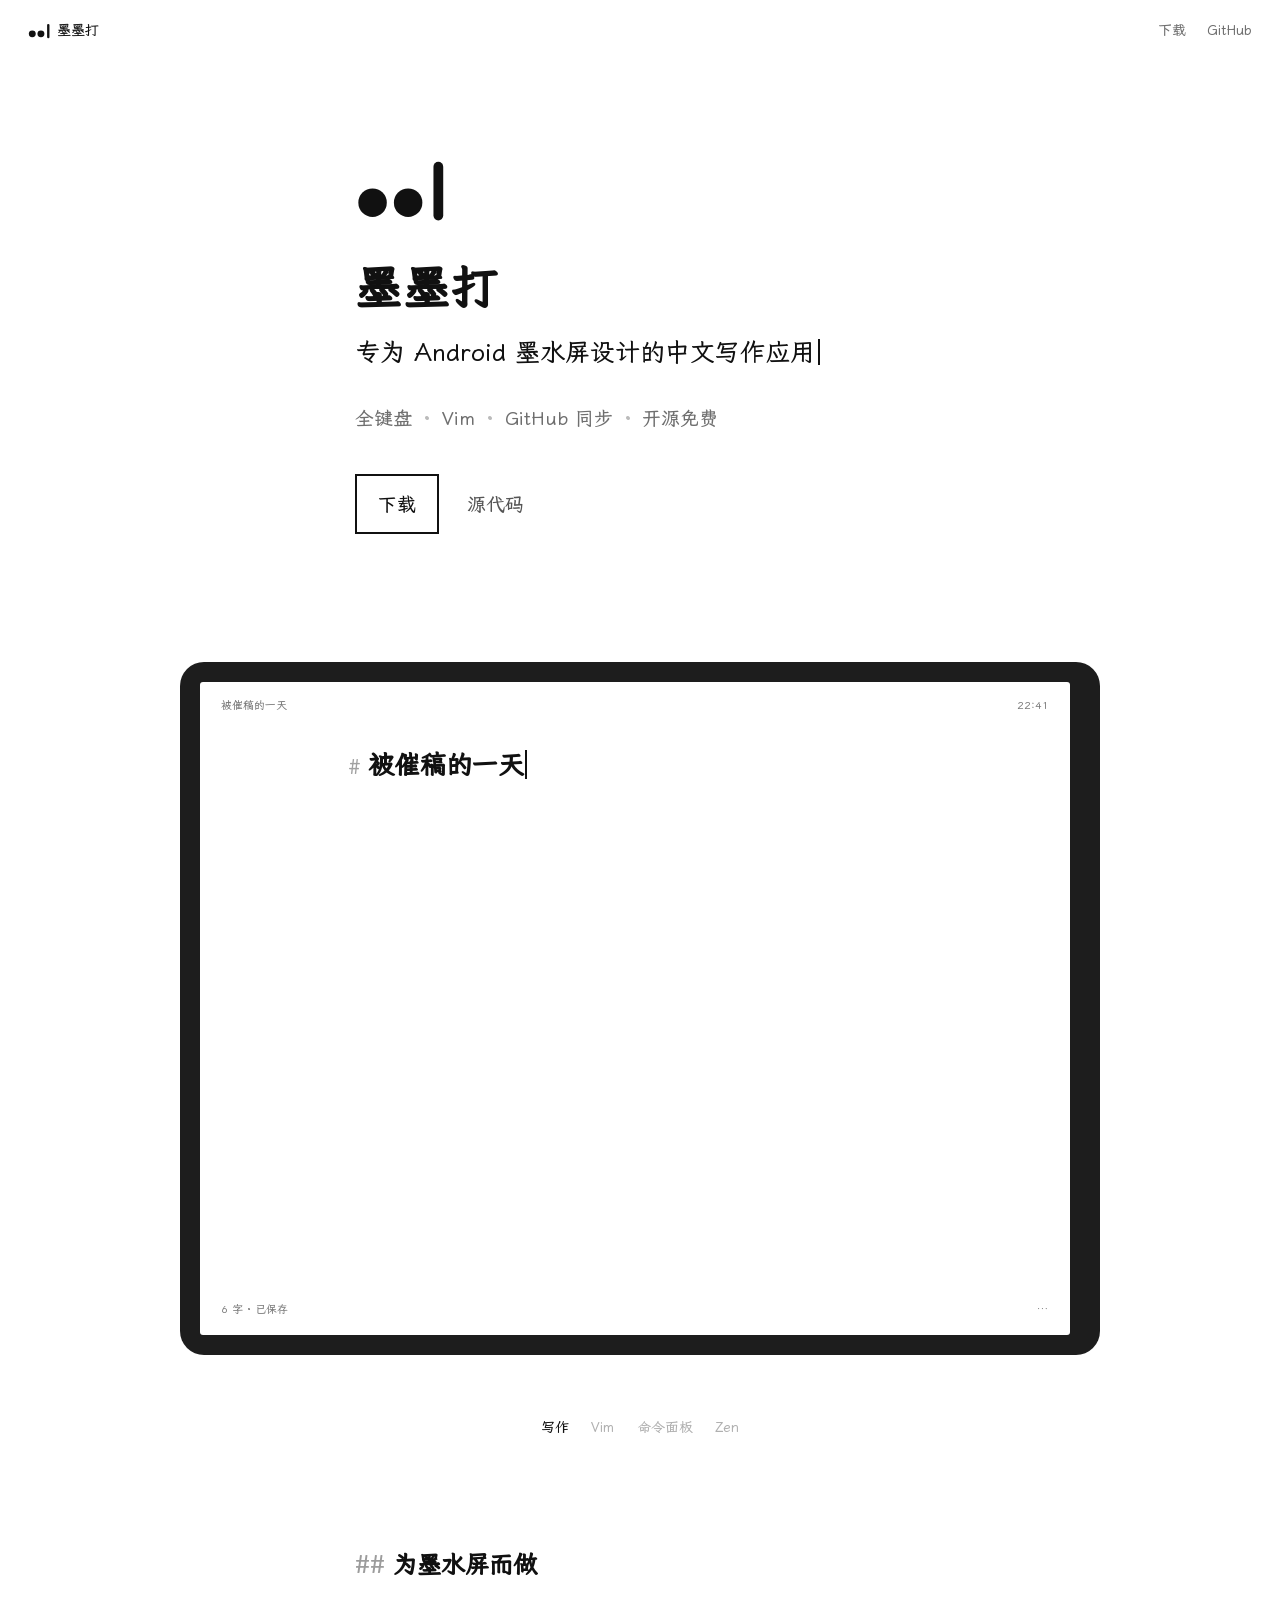
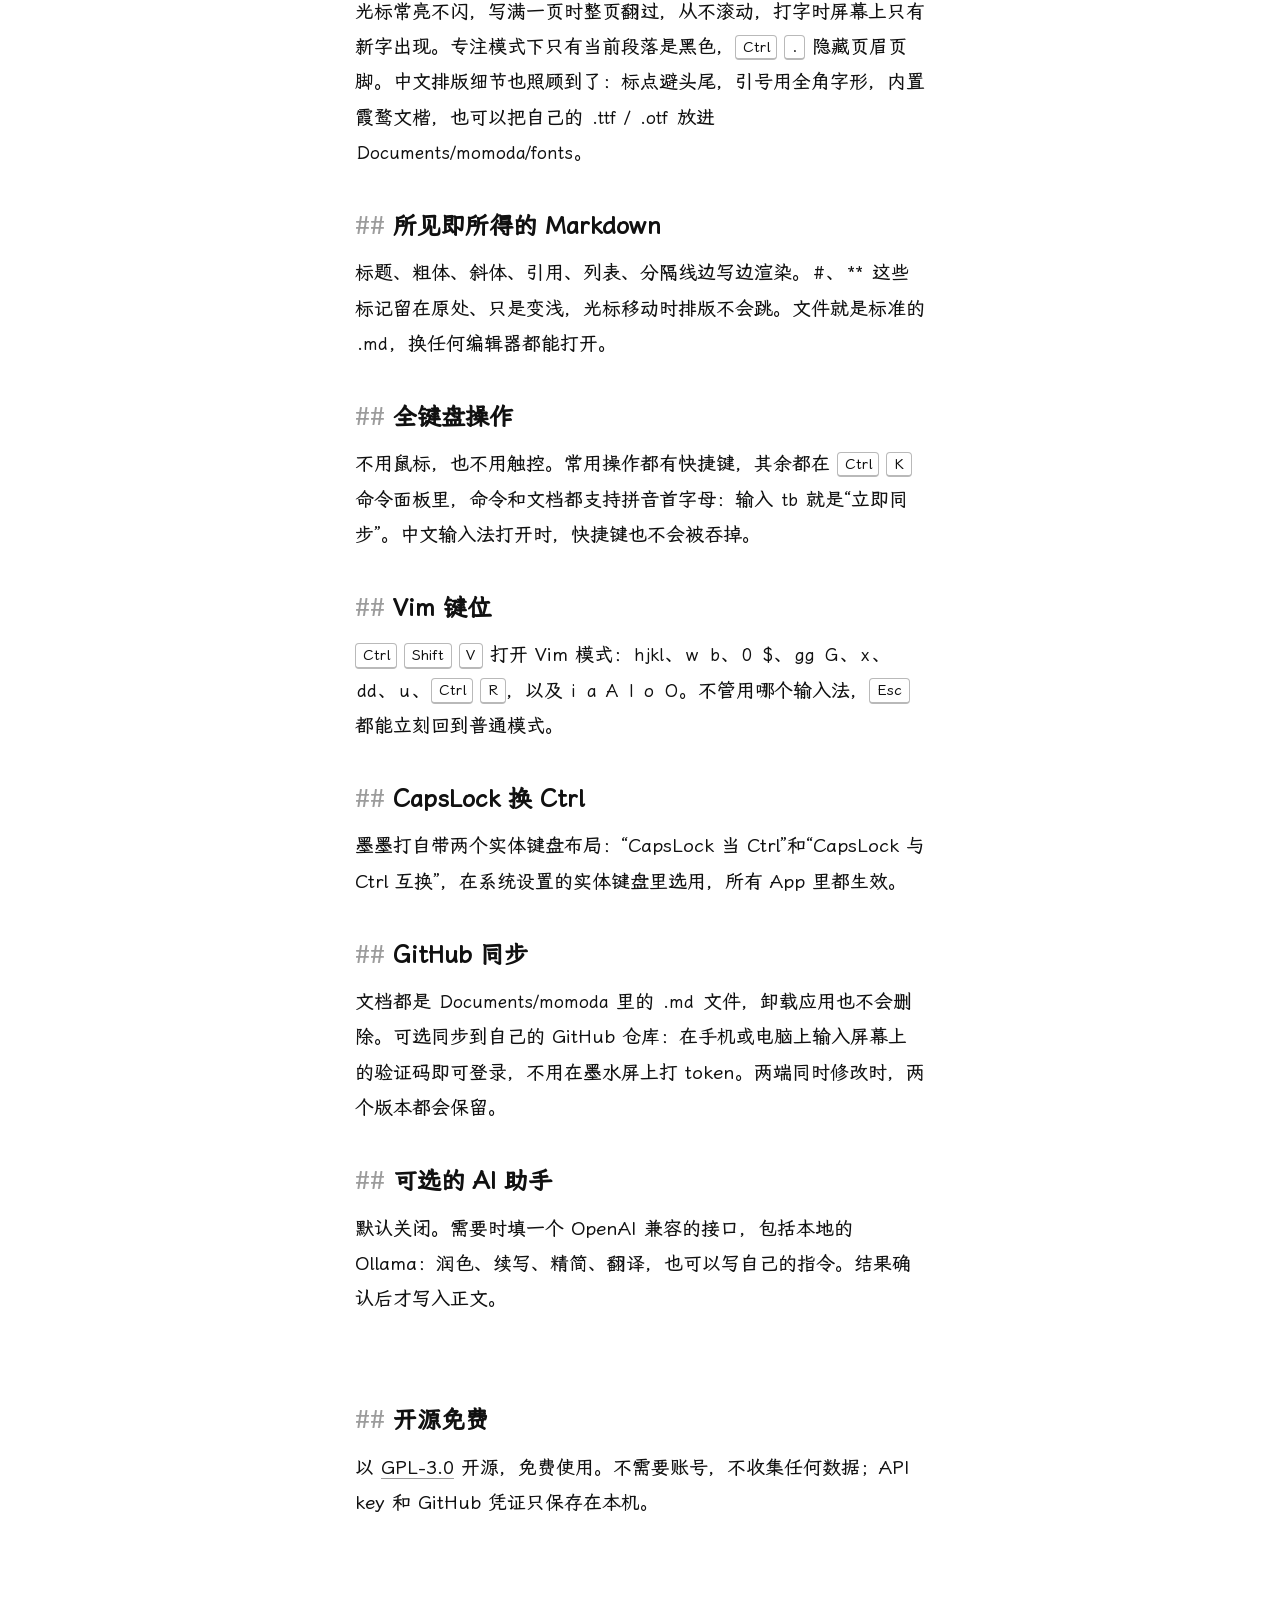
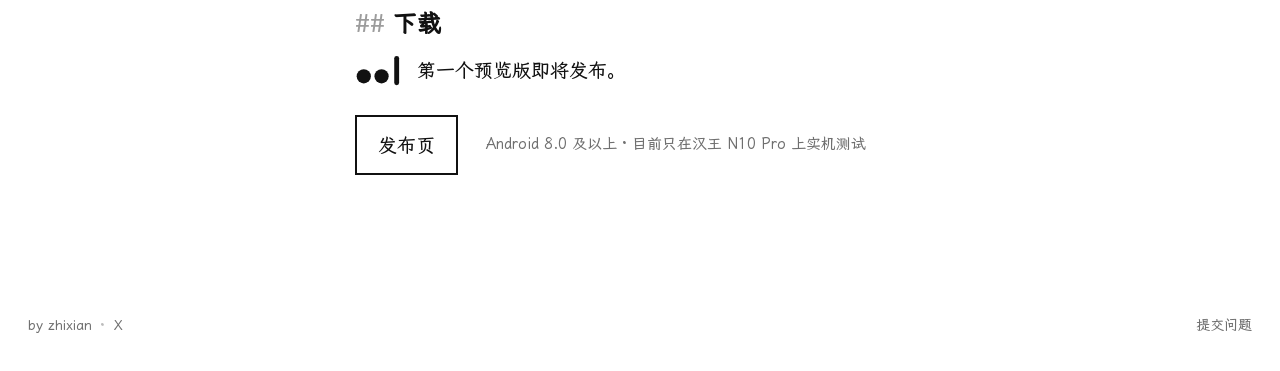
<file: index.html>
<!doctype html>
<html lang="zh-CN">
<head>
<meta charset="utf-8">
<meta name="viewport" content="width=device-width, initial-scale=1">
<title>墨墨打 · 墨水屏中文写作应用</title>
<meta name="description" content="墨墨打（momoda）专为 Android 墨水屏设计的中文写作应用。所见即所得的 Markdown、全键盘操作、Vim 键位、GitHub 同步，开源免费。">
<meta name="theme-color" content="#ffffff">
<meta name="color-scheme" content="light">
<meta property="og:title" content="墨墨打 · 墨水屏中文写作应用">
<meta property="og:description" content="专为 Android 墨水屏设计的中文写作应用。所见即所得的 Markdown、全键盘操作、Vim 键位、GitHub 同步，开源免费。">
<meta property="og:image" content="https://momoda.zhixian.io/og.png?v=3955b84c">
<meta property="og:image:width" content="1200">
<meta property="og:image:height" content="630">
<meta property="og:image:alt" content="墨墨打：专为 Android 墨水屏设计的中文写作应用">
<meta name="twitter:card" content="summary_large_image">
<meta name="twitter:image" content="https://momoda.zhixian.io/og.png?v=3955b84c">
<meta property="og:url" content="https://momoda.zhixian.io/">
<meta property="og:type" content="website">
<link rel="icon" href="favicon.svg" type="image/svg+xml">
<link rel="apple-touch-icon" href="apple-touch-icon.png">
<link rel="preload" href="fonts/wenkai-screen-subset.woff2?v=2fa6c5ca" as="font" type="font/woff2" crossorigin>
<link rel="stylesheet" href="style.css?v=7a76d136">
<script src="site.js?v=ef0b71b2" defer></script>
</head>
<body>

<header class="running">
  <a href="./" class="brand">
    <svg class="mark" viewBox="31 37 46 33" aria-hidden="true"><circle cx="39.78" cy="59.33" r="7.11"/><circle cx="57.56" cy="59.33" r="7.11"/><rect x="70.23" y="38.89" width="4.88" height="29.33" rx="2.44"/></svg>
    墨墨打
  </a>
  <nav><a href="#download">下载</a><a href="https://github.com/zhixianio/momoda">GitHub</a></nav>
</header>

<main>

<section class="hero">
  <!-- 两个墨点是眼睛，会眨；那道竖线是光标，从来不闪 -->
  <svg class="mark mark-large blinker" viewBox="31 37 46 33" role="img" aria-label="墨墨打的图标：两个墨点和一道光标"><g class="eyes"><circle cx="39.78" cy="59.33" r="7.11"/><circle cx="57.56" cy="59.33" r="7.11"/></g><rect x="70.23" y="38.89" width="4.88" height="29.33" rx="2.44"/></svg>
  <h1>墨墨打</h1>
  <p class="tagline">专为 Android 墨水屏设计的中文写作应用<span class="cursor" aria-hidden="true"></span></p>
  <p class="lede meta">全键盘<span class="sep">·</span>Vim<span class="sep">·</span>GitHub 同步<span class="sep">·</span>开源免费</p>
  <p class="actions">
    <a class="button" href="#download">下载</a>
    <a class="quiet" href="https://github.com/zhixianio/momoda">源代码</a>
  </p>
</section>

<figure class="device" aria-label="打字演示：在墨墨打里写一篇短文">
  <div class="bezel">
    <div class="screen" id="demo">
      <div class="app-head"><span class="doc-title">被催稿的一天</span><span>22:41</span></div>
      <div class="page"><div class="text"></div></div>
      <div class="app-foot"><span class="status"><span class="count">0 字 · 已保存</span><span class="sync"></span></span><span class="more">⋯</span></div>
    </div>
  </div>
  <div class="keys" aria-hidden="true"></div>
  <div class="acts"><button type="button">写作</button><button type="button">Vim</button><button type="button">命令面板</button><button type="button">Zen</button></div>
</figure>

<section class="core">
  <div>
    <h2><span class="mk">## </span>为墨水屏而做</h2>
    <p>光标常亮不闪，写满一页时整页翻过，从不滚动，打字时屏幕上只有新字出现。专注模式下只有当前段落是黑色，<kbd>Ctrl</kbd> <kbd>.</kbd> 隐藏页眉页脚。中文排版细节也照顾到了：标点避头尾，引号用全角字形，内置霞鹜文楷，也可以把自己的 <code>.ttf</code> / <code>.otf</code> 放进 <code>Documents/momoda/fonts</code>。</p>
  </div>
  <div>
    <h2><span class="mk">## </span>所见即所得的 Markdown</h2>
    <p>标题、粗体、斜体、引用、列表、分隔线边写边渲染。<code>#</code>、<code>**</code> 这些标记留在原处、只是变浅，光标移动时排版不会跳。文件就是标准的 <code>.md</code>，换任何编辑器都能打开。</p>
  </div>
  <div>
    <h2><span class="mk">## </span>全键盘操作</h2>
    <p>不用鼠标，也不用触控。常用操作都有快捷键，其余都在 <kbd>Ctrl</kbd> <kbd>K</kbd> 命令面板里，命令和文档都支持拼音首字母：输入 <code>tb</code> 就是“立即同步”。中文输入法打开时，快捷键也不会被吞掉。</p>
  </div>
  <div>
    <h2><span class="mk">## </span>Vim 键位</h2>
    <p><kbd>Ctrl</kbd> <kbd>Shift</kbd> <kbd>V</kbd> 打开 Vim 模式：<code>hjkl</code>、<code>w</code> <code>b</code>、<code>0</code> <code>$</code>、<code>gg</code> <code>G</code>、<code>x</code>、<code>dd</code>、<code>u</code>、<kbd>Ctrl</kbd> <kbd>R</kbd>，以及 <code>i</code> <code>a</code> <code>A</code> <code>I</code> <code>o</code> <code>O</code>。不管用哪个输入法，<kbd>Esc</kbd> 都能立刻回到普通模式。</p>
  </div>
  <div>
    <h2><span class="mk">## </span>CapsLock 换 Ctrl</h2>
    <p>墨墨打自带两个实体键盘布局：“CapsLock 当 Ctrl”和“CapsLock 与 Ctrl 互换”，在系统设置的实体键盘里选用，所有 App 里都生效。</p>
  </div>
  <div>
    <h2><span class="mk">## </span>GitHub 同步</h2>
    <p>文档都是 <code>Documents/momoda</code> 里的 <code>.md</code> 文件，卸载应用也不会删除。可选同步到自己的 GitHub 仓库：在手机或电脑上输入屏幕上的验证码即可登录，不用在墨水屏上打 token。两端同时修改时，两个版本都会保留。</p>
  </div>
  <div>
    <h2><span class="mk">## </span>可选的 AI 助手</h2>
    <p>默认关闭。需要时填一个 OpenAI 兼容的接口，包括本地的 Ollama：润色、续写、精简、翻译，也可以写自己的指令。结果确认后才写入正文。</p>
  </div>
</section>

<section class="privacy">
  <h2><span class="mk">## </span>开源免费</h2>
  <p>以 <a href="https://github.com/zhixianio/momoda/blob/main/LICENSE">GPL-3.0</a> 开源，免费使用。不需要账号，不收集任何数据；API key 和 GitHub 凭证只保存在本机。</p>
</section>

<section id="download" class="download">
  <h2><span class="mk">## </span>下载</h2>
  <div class="waiting">
    <svg class="mark blinker" viewBox="31 37 46 33" aria-hidden="true"><g class="eyes"><circle cx="39.78" cy="59.33" r="7.11"/><circle cx="57.56" cy="59.33" r="7.11"/></g><rect x="70.23" y="38.89" width="4.88" height="29.33" rx="2.44"/></svg>
    <p id="release-note">第一个预览版即将发布。</p>
  </div>
  <p class="actions">
    <a class="button" id="release-link" href="https://github.com/zhixianio/momoda/releases">发布页</a>
    <span class="note">Android 8.0 及以上 · 目前只在汉王 N10 Pro 上实机测试</span>
  </p>
</section>

</main>

<footer class="running">
  <span>by <a href="https://zhixian.io">zhixian</a><span class="sep">·</span><a href="https://x.com/zhixianio">X</a></span>
  <a href="https://github.com/zhixianio/momoda/issues/new">提交问题</a>
</footer>

<!-- Cloudflare Web Analytics（不用 Cookie，只统计访问量和来源） --><script type='module' src='https://static.cloudflareinsights.com/beacon.min.js' data-cf-beacon='{"token": "a6e9fe651e2b4d55afb298fc85b240fc"}'></script>
</body>
</html>
</file>
<file: style.css>
/* 墨墨打官网：和 App 一样，白底黑字、不做动画、标记淡显、版心每行约 30 字 */

@font-face {
  font-family: "WenKai Screen";
  src: url("fonts/wenkai-screen-subset.woff2?v=2fa6c5ca") format("woff2");
  font-display: swap;
}

:root {
  --ink: #111111;
  --dim: #9c9c9c;      /* App 里淡显的灰 */
  --rule: #e4e4e4;
  --paper: #ffffff;
  --measure: 30em;     /* App 默认版心：每行 30 字 */
  color-scheme: light;
}

* { box-sizing: border-box; }

html {
  background: var(--paper);
  -webkit-text-size-adjust: 100%;
  text-size-adjust: 100%;
}

body {
  margin: 0;
  background: var(--paper);
  color: var(--ink);
  font-family: "WenKai Screen", "LXGW WenKai Screen", "LXGW WenKai", "Kaiti SC", "STKaiti", "KaiTi", serif;
  font-size: 19px;
  line-height: 1.85;
  font-feature-settings: "kern";
  -webkit-font-smoothing: antialiased;
}

a { color: inherit; text-decoration: underline; text-decoration-color: var(--dim); text-underline-offset: .22em; text-decoration-thickness: 1px; }
a:hover { text-decoration-color: var(--ink); }
:focus-visible { outline: 2px solid var(--ink); outline-offset: 3px; }

/* 页眉页脚：和 App 一样是浅灰小字 */
.running {
  display: flex;
  justify-content: space-between;
  align-items: center;
  gap: 1em;
  padding: 18px 28px;
  font-size: 14px;
  color: #6f6f6f;
}
.running a { text-decoration: none; }
.running a:hover { color: var(--ink); }
.running nav { display: flex; gap: 1.5em; }
.brand { display: inline-flex; align-items: center; gap: .5em; color: var(--ink); }
.mark { width: 1.6em; height: auto; fill: currentColor; }
footer.running { margin-top: 120px; padding-bottom: 32px; flex-wrap: wrap; }
.running .sep { margin: 0 .6em; color: #bbb; }

main { padding: 0 16px; }
main > section { max-width: var(--measure); margin-left: auto; margin-right: auto; }

/* 开场 */
.hero { padding: 96px 0 40px; }
.mark-large { width: 92px; display: block; margin-bottom: 36px; color: var(--ink); }
h1 { font-size: 46px; line-height: 1.25; margin: 0 0 .35em; font-weight: 700; letter-spacing: .04em; }
.tagline { font-size: 25px; line-height: 1.6; margin: 0 0 1.1em; }
.cursor { display: inline-block; width: 2px; height: 1.05em; background: var(--ink); vertical-align: -.15em; margin-left: .12em; }
.lede { margin: 0 0 2em; }
.meta { color: #6f6f6f; }
.meta .sep { margin: 0 .6em; color: #bbb; }

.actions { display: flex; flex-wrap: wrap; align-items: center; gap: 14px 28px; margin: 0; }
.button {
  display: inline-flex; align-items: baseline; gap: .7em;
  padding: .55em 1.1em;
  border: 2px solid var(--ink);
  text-decoration: none;
  background: var(--paper);
}
.button:hover { background: var(--ink); color: var(--paper); }
.button:hover .soon { color: #c8c8c8; }
.soon { font-size: .78em; color: var(--dim); }
.quiet { text-decoration: none; color: #555; }
.quiet:hover { color: var(--ink); }

/* 打字演示：横屏的墨水屏阅读器（N10 Pro 是 4:3） */
.device { max-width: 920px; margin: 40px auto 104px; }
.bezel { background: #1d1d1d; padding: 20px 30px 20px 20px; border-radius: 24px; }
.screen {
  container-type: inline-size;
  position: relative;
  aspect-ratio: 4 / 3;
  background: #fff;
  border-radius: 3px;
  overflow: hidden;
  display: flex;
  flex-direction: column;
  color: var(--ink);
}
.app-head, .app-foot {
  display: flex; justify-content: space-between;
  font-size: 1.25cqw; line-height: 1; color: #777;
  padding: 2.2cqw 2.4cqw;
}
.app-foot .more { letter-spacing: .1em; }
.page { flex: 1; overflow: hidden; position: relative; }
/* App 默认版心每行 30 字、字号 20sp，横屏时两侧留白变宽 */
.text { width: 66cqw; margin: 0 auto; font-size: 2.2cqw; line-height: 1.75; padding-top: .6em; }
.text p { margin: 0 0 .4375em; }           /* 段距 1/4 行 */
.text p.dim { color: #a0a0a0; }            /* 专注模式：非当前段落浅灰 */
.text .title .h1 { font-size: 1.35em; font-weight: 700; }
.text .mk { color: #a0a0a0; font-weight: 400; }
.text .ph { color: #c4c4c4; font-weight: 400; }
.text b { font-weight: 700; }
.caret { display: inline-block; width: 2px; height: 1.1em; background: var(--ink); vertical-align: -.2em; margin: 0 1px; }
figcaption { font-size: 14px; color: #6f6f6f; margin-top: 16px; text-align: center; }

/* normal 模式的方块光标、Zen 模式 */
.text .block { background: var(--ink); color: #fff; }
.screen.zen .app-head > *, .screen.zen .app-foot .status { visibility: hidden; }

/* 命令面板：和 App 的 InkList 一样，白底黑框，当前项用黑框标出，没有阴影和动画 */
.palette {
  position: absolute; left: 22cqw; right: 22cqw; top: 6cqw;
  background: #fff; border: 2px solid var(--ink);
  padding: 1.6cqw 1.8cqw 1cqw; font-size: 1.55cqw; line-height: 1.4;
}
.palette .ttl { margin-bottom: 1cqw; }
.palette .q { border: 1px solid #9a9a9a; padding: .7cqw 1cqw; margin-bottom: 1cqw; min-height: 1.4em; box-sizing: content-box; }
.palette .ph { color: #aaa; }
.palette .item { display: flex; gap: 1.4cqw; align-items: baseline; padding: .9cqw 1cqw; border-top: 1px solid #e4e4e4; }
.palette .item.sel { outline: 2px solid var(--ink); outline-offset: -2px; border-top-color: transparent; }
.palette .hint { color: #8a8a8a; font-size: .8em; }

/* 演示下方：按下的键，以及四幕的标签（当前幕黑色，其余浅灰，同专注模式） */
.keys { height: 30px; margin-top: 16px; display: flex; justify-content: center; align-items: center; gap: 6px; font-size: 18px; }
.keys kbd { font-size: 15px; }
.acts { display: flex; justify-content: center; gap: 1.6em; margin-top: 10px; font-size: 14px; }
.acts button { background: none; border: 0; padding: 4px 0; font: inherit; color: #b0b0b0; cursor: pointer; }
.acts button.on { color: var(--ink); }
.acts button:hover { color: var(--ink); }

/* 小节：标题前面带淡显的 ## ，和 App 里的 Markdown 一样 */
section { margin-bottom: 88px; }
h2 { font-size: 24px; line-height: 1.4; margin: 0 0 .5em; font-weight: 700; }
.mk { color: var(--dim); font-weight: 400; }
p { margin: 0 0 1em; }

.core { display: grid; gap: 40px; }
.core p { margin: 0; }

code, kbd { font-family: inherit; }
code { font-size: .92em; padding: 0 .1em; }
kbd {
  display: inline-block;
  font-size: .78em;
  line-height: 1.5;
  padding: 0 .45em;
  border: 1px solid #b9b9b9;
  border-bottom-width: 2px;
  border-radius: 4px;
  vertical-align: .08em;
}

/* 中文引号：霞鹜文楷屏幕阅读版的“”默认是半角宽度，紧挨汉字时换成全角字形（同 App） */
.q { font-feature-settings: "fwid"; }

/* 眨眼：只有墨点（眼睛）会闭上，光标不闪 */
.eyes { transform-box: fill-box; transform-origin: center; }
.eyes.shut { transform: scaleY(.12); }

.download .waiting { display: flex; gap: 16px; align-items: center; margin: .2em 0 1.4em; }
.download .waiting .mark { width: 46px; flex: none; }
.download .waiting p { margin: 0; }
.download .actions { margin: 0; }
.note { font-size: 15px; color: #6f6f6f; }

@media (max-width: 720px) {
  body { font-size: 17px; }
  .running { padding: 14px 16px; }
  .hero { padding-top: 56px; }
  .mark-large { width: 72px; margin-bottom: 28px; }
  h1 { font-size: 38px; }
  .tagline { font-size: 21px; }
  h2 { font-size: 21px; }
  section { margin-bottom: 60px; }
  .device { margin: 24px -6px 64px; }
  .bezel { padding: 8px 14px 8px 8px; border-radius: 12px; }
  /* 小屏上把版心放宽，字才看得清 */
  .text { width: 90cqw; font-size: 3cqw; }
  .app-head, .app-foot { font-size: 2.2cqw; padding: 2.4cqw 3cqw; }
  .palette { left: 8cqw; right: 8cqw; font-size: 2.6cqw; }
  .keys { height: 26px; margin-top: 12px; }
  .acts { gap: 1.2em; font-size: 13px; }
  .core { gap: 32px; }
  figcaption { font-size: 13px; }
  footer.running { margin-top: 72px; }
}
</file>
